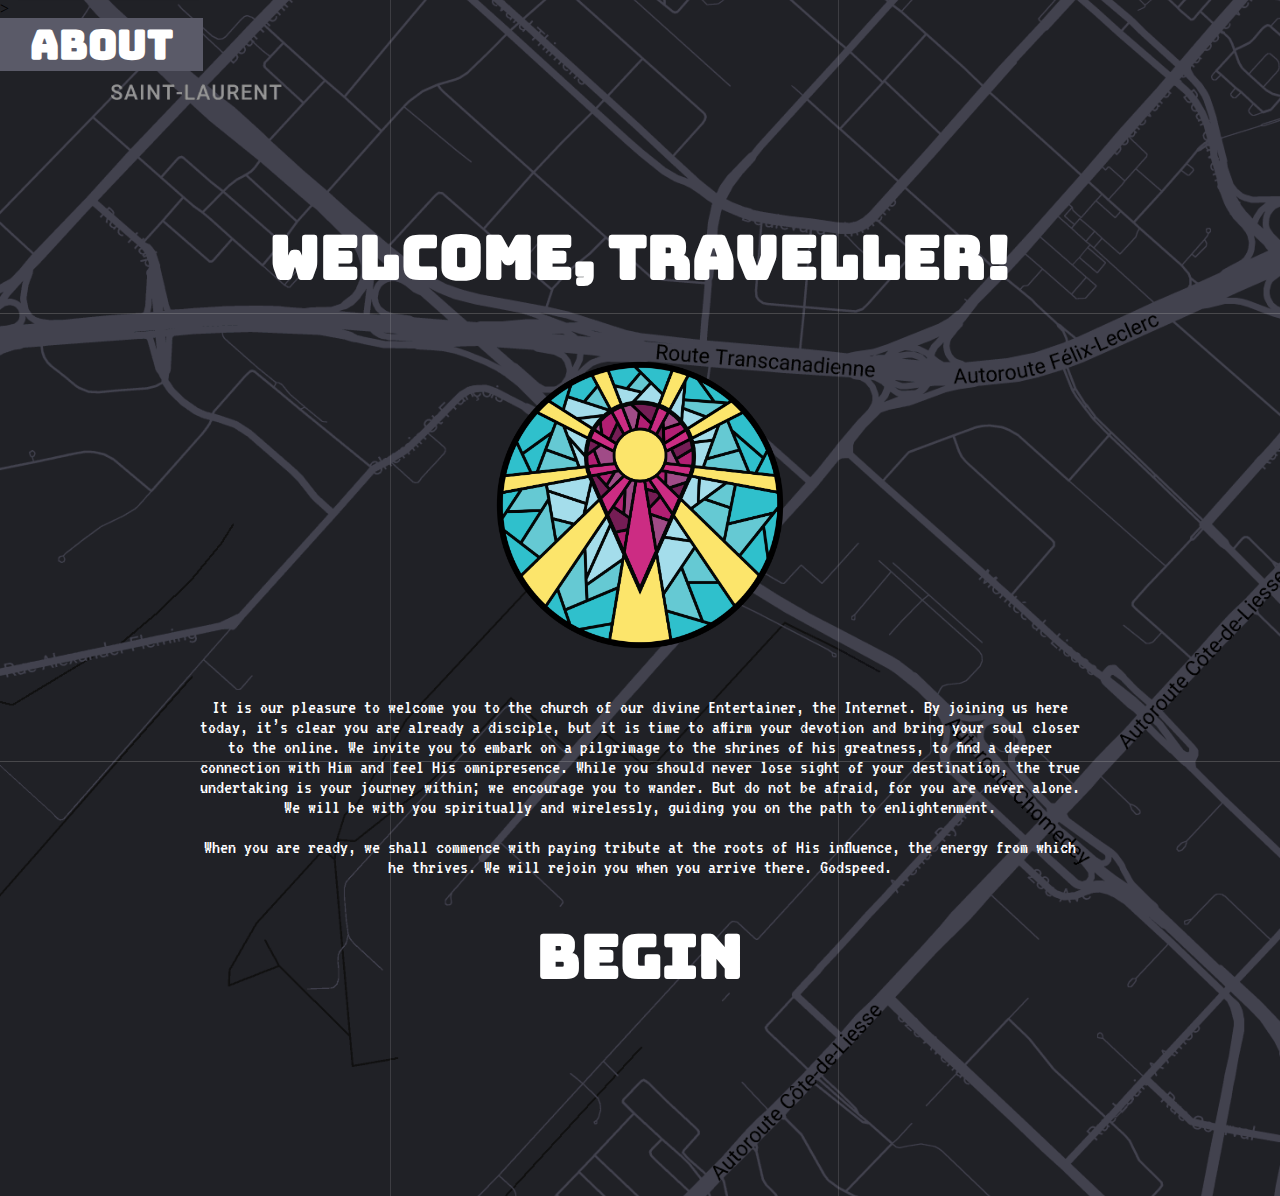
<file: index.html>
<!DOCTYPE html>
<html>

<head>
    <meta charset="utf-8">
    <title>P I L G R I M A G E</title>
    <link rel="stylesheet" type="text/css" href="style1.css">
    <link href="https://fonts.googleapis.com/css?family=Bungee" rel="stylesheet">
    <link href="https://fonts.googleapis.com/css?family=VT323" rel="stylesheet">

    <style>
        body {
            background-image: url(images/backmap_index.png);
            /*background-size: 100%;*/
        }
    </style>
</head>

<body>

    <a class = "menu" href="about.html"><h4>ABOUT</h4></a>

    <div class="content">>
        <div id="enter">
            <h1>welcome, traveller!</h1>

            <br \>
            <center><img width="300" src = "images/navigate.png" \></center>
            <br \>

            <center><p>It is our pleasure to welcome you to the church of our divine Entertainer, the Internet. By joining us here today, it’s clear you are already a disciple, but it is time to affirm your devotion and bring your soul closer to the online. We invite you to embark on a pilgrimage to the shrines of his greatness, to find a deeper connection with Him and feel His omnipresence. While you should never lose sight of your destination, the true undertaking is your journey within; we encourage you to wander. But do not be afraid, for you are never alone. We will be with you spiritually and wirelessly, guiding you on the path to enlightenment.</p>

            <p>When you are ready, we shall commence with paying tribute at the roots of His influence, the energy from which he thrives. We will rejoin you when you arrive there. Godspeed.</p></center>

            <a href="map.php"><h1>begin</h1></a>
        </div>
    </div>

</body>

</html>
</file>
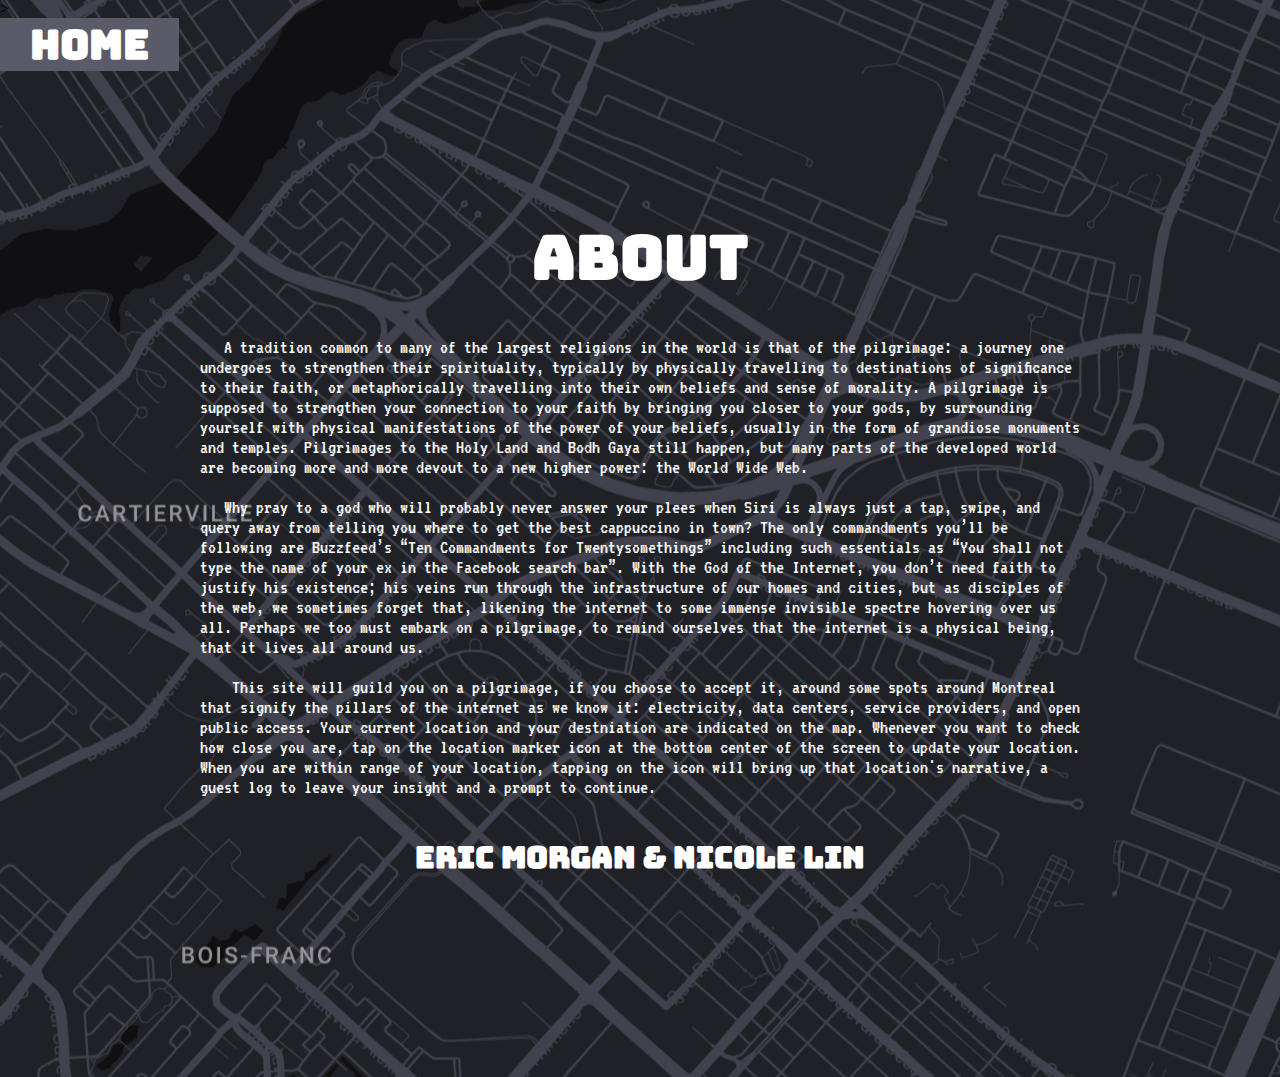
<file: about.html>
<!DOCTYPE html>
<html>

<head>
    <meta charset="utf-8">
    <title>P I L G R I M A G E</title>
    <link rel="stylesheet" type="text/css" href="style1.css">
    <link href="https://fonts.googleapis.com/css?family=Bungee" rel="stylesheet">
    <link href="https://fonts.googleapis.com/css?family=VT323" rel="stylesheet">

    <style>
        body {
            background-image: url(images/backmap_about.png);
            /*background-size: 100%;*/
        }
    </style>
</head>

<body>

    <a class = "menu" href="index.html"><h4>HOME</h4></a>

    <div class="content">>
        <div id="enter">
            <h1>about</h1>
            <p>&nbsp; &nbsp;A tradition common to many of the largest religions in the world is that of the pilgrimage: a journey one undergoes to strengthen their spirituality, typically by physically travelling to destinations of significance to their faith, or metaphorically travelling into their own beliefs and sense of morality. A pilgrimage is supposed to strengthen your connection to your faith by bringing you closer to your gods, by surrounding yourself with physical manifestations of the power of your beliefs, usually in the form of grandiose monuments and temples. Pilgrimages to the Holy Land and Bodh Gaya still happen, but many parts of the developed world are becoming more and more devout to a new higher power: the World Wide Web.
            <br>
            <br> &nbsp; &nbsp;Why pray to a god who will probably never answer your plees when Siri is always just a tap, swipe, and query away from telling you where to get the best cappuccino in town? The only commandments you’ll be following are Buzzfeed’s “Ten Commandments for Twentysomethings” including such essentials as “You shall not type the name of your ex in the Facebook search bar”. With the God of the Internet, you don’t need faith to justify his existence; his veins run through the infrastructure of our homes and cities, but as disciples of the web, we sometimes forget that, likening the internet to some immense invisible spectre hovering over us all. Perhaps we too must embark on a pilgrimage, to remind ourselves that the internet is a physical being, that it lives all around us.
            <br>
            <br> &nbsp; &nbsp; This site will guild you on a pilgrimage, if you choose to accept it, around some spots around Montreal that signify the pillars of the internet as we know it: electricity, data centers, service providers, and open public access. Your current location and your destniation are indicated on the map. Whenever you want to check how close you are, tap on the location marker icon at the bottom center of the screen to update your location. When you are within range of your location, tapping on the icon will bring up that location's narrative, a guest log to leave your insight and a prompt to continue.
            <br>
            <br>
            </p>
            <div style="text-align:center">
            <h3>ERIC MORGAN &amp; NICOLE LIN</h3><br />
            </div
        </div>
    </div>

</body>

</html>
</file>
<file: style1.css>
@import url('https://fonts.googleapis.com/css?family=Cormorant+Garamond:400,700i|Quicksand');
@import url('https://fonts.googleapis.com/css?family=Cormorant+Garamond:400,700i|Quicksand');

/*----------------------UNIVESRAL STYLE----------------------*/

html {
    height: 100%;
    width: 100%;
    position: relative;
    margin: 0;
    padding: 0;
}

body {
    background-color: #131315;
    width: 100%;
    margin: 0;
    padding: 0;
}

h1 {
    text-align: center;
    font-family: 'Bungee', cursive;
    font-weight: 700;
    color: #fff;
    font-size: 60px;
}

h3 {
    font-family: 'Bungee', cursive;
    color: #fff;
    font-size: 30px;
    display: inline-block;
    margin: 0px 30px 0px 30px;
}

h4 {
    font-family: 'Bungee', cursive;
    color: #fff;
    font-size: 40px;
    display: inline-block;
    margin: 0px 30px 0px 30px;
}

p {
    color: #fff;
    font-family: 'VT323', monospace;
    font-weight: 400;
    font-style: normal;
    font-size: 20px;
}

a {
    text-decoration: none;
}

a:hover {
    text-decoration: underline;
    color: white;
}

#enter {
    margin: 200px;
}

.content {
    /*    margin: 50px;*/
    height: 100%;
    top: 0;
    bottom: 0;
    left: 0;
    right: 0;
    overflow: hidden;
    z-index: -1;
}

.interface {
    z-index: 99;
    position: absolute;
}

.logo {
    bottom: 10px;
    left: calc(50% - 50px);
    width: 100px;
    height: 100px;
}

#back {
    top: 20px;
    left: 100px;
}

.alert {
  background-color: #131315;
  opacity: 80%;
}

.menu {
    background-color: rgba(90,90,104,1);
    position: fixed;
    top: 2%;
    left: 0%;
}


/*----------------------MAP----------------------*/

#map {
    height: 100%;
    width: 100%;
    margin: 0;
    padding: 0;
    position: relative;
}

footer {
    position: absolute;
    bottom: 0;
    margin-left: 50px;
    margin-bottom: 10px;
}
</file>
